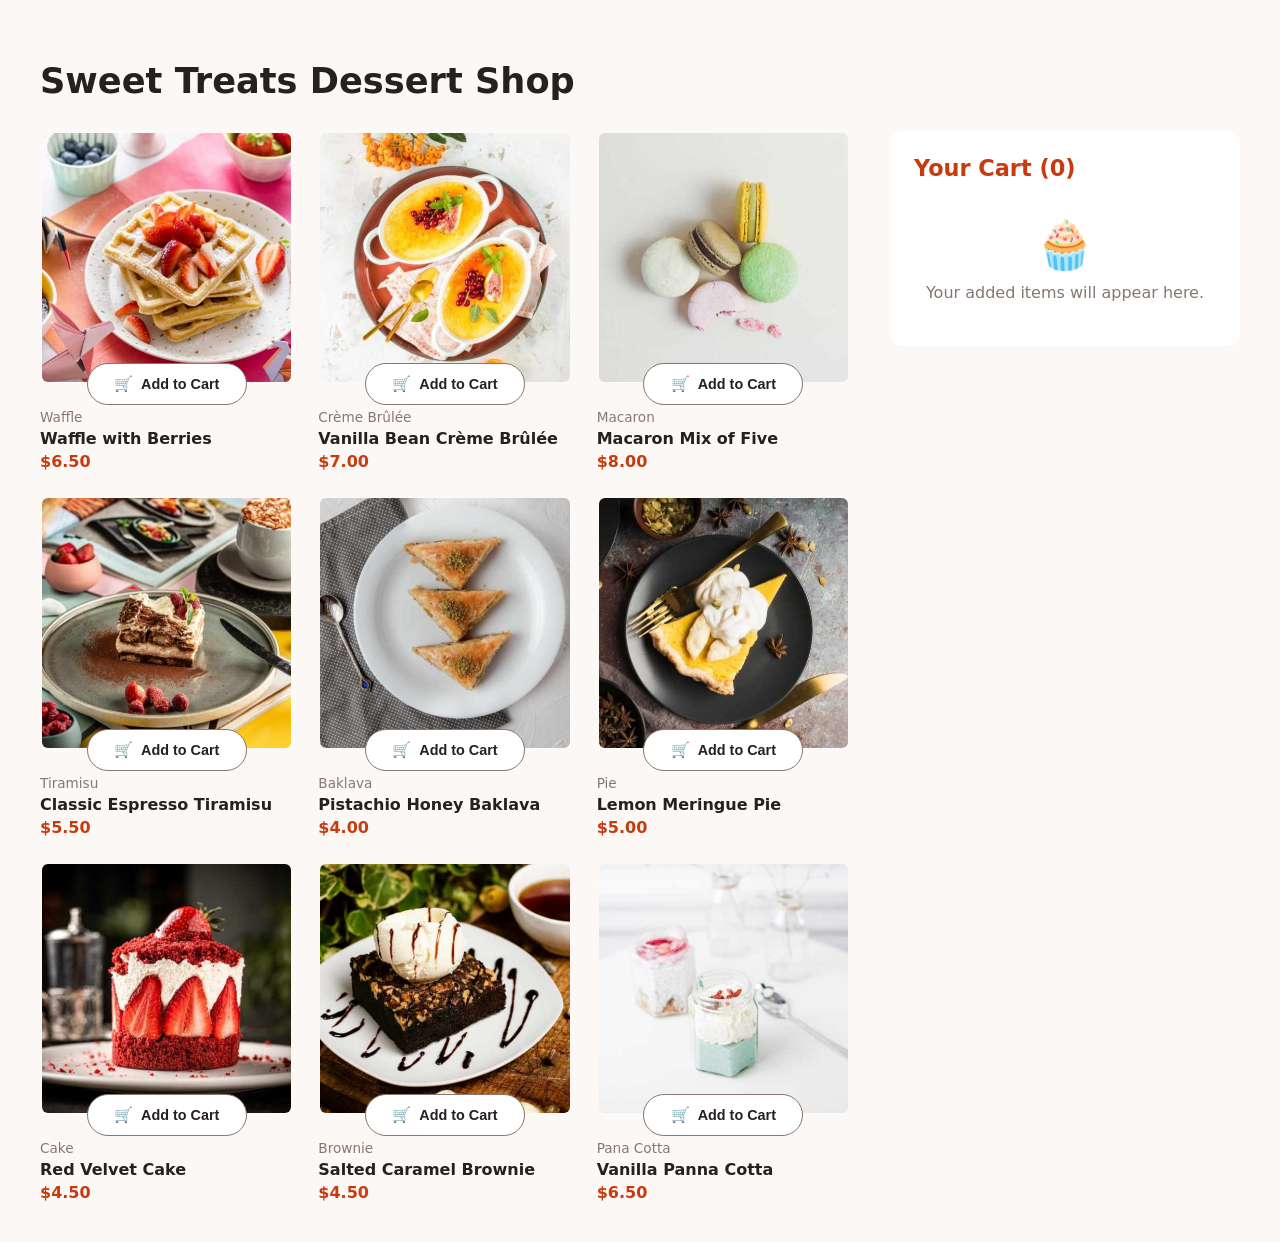
<file: index.html>
<!DOCTYPE html>
<html lang="en">
<head>
  <meta charset="UTF-8">
  <meta name="viewport" content="width=device-width, initial-scale=1.0">
  <title>Sweet Treats Dessert Shop - Our Desserts</title>
  <link rel="stylesheet" href="style.css">
</head>
<body>

  <header class="main-header">
    <h1>Sweet Treats Dessert Shop</h1>
  </header>

  <main class="shop-container">
    <section class="products-section">
      <div id="catalog-grid" class="catalog-grid">
        
        <article class="product-card" data-id="waffle-01" data-name="Waffle with Berries" data-price="6.50">
          <div class="card-image-container">
            <img class="product-img" src="assets/images/waffle.jpeg" alt="Waffle with Berries">
            <div class="action-btn-placeholder">
              </div>
          </div>
          <div class="card-info">
            <span class="info-category">Waffle</span>
            <h4 class="info-name">Waffle with Berries</h4>
            <span class="info-price">$6.50</span>
          </div>
        </article>
        <article class="product-card" data-id="creme-02" data-name="Vanilla Bean Crème Brûlée" data-price="7.00">
          <div class="card-image-container">
            <img class="product-img" src="assets/images/VanillaBean.jpeg" alt="Vanilla Bean Crème Brûlée">
            <div class="action-btn-placeholder"></div>
          </div>
          <div class="card-info">
            <span class="info-category">Crème Brûlée</span>
            <h4 class="info-name">Vanilla Bean Crème Brûlée</h4>
            <span class="info-price">$7.00</span>
          </div>
        </article>

        
        <article class="product-card" data-id="macaron-03" data-name="Macaron Mix of Five" data-price="8.00">
          <div class="card-image-container">
            <img class="product-img" src="assets/images/macaron.jpeg" alt="Macaron Mix of Five">
            <div class="action-btn-placeholder"></div>
          </div>
          <div class="card-info">
            <span class="info-category">Macaron</span>
            <h4 class="info-name">Macaron Mix of Five</h4>
            <span class="info-price">$8.00</span>
          </div>
        </article>

        <article class="product-card" data-id="tiramisu-04" data-name="Classic Espresso Tiramisu" data-price="5.50">
          <div class="card-image-container">
            <img class="product-img" src="assets/images/classicTiramisu.jpeg" alt="Classic Espresso Tiramisu">
            <div class="action-btn-placeholder"></div>
          </div>
          <div class="card-info">
            <span class="info-category">Tiramisu</span>
            <h4 class="info-name">Classic Espresso Tiramisu</h4>
            <span class="info-price">$5.50</span>
          </div>
        </article>

        <article class="product-card" data-id="baklava-05" data-name="Pistachio Honey Baklava" data-price="4.00">
          <div class="card-image-container">
            <img class="product-img" src="assets/images/pistachio.jpeg" alt="Pistachio Honey Baklava">
            <div class="action-btn-placeholder"></div>
          </div>
          <div class="card-info">
            <span class="info-category">Baklava</span>
            <h4 class="info-name">Pistachio Honey Baklava</h4>
            <span class="info-price">$4.00</span>
          </div>
        </article>

        <article class="product-card" data-id="pie-06" data-name="Lemon Meringue Pie" data-price="5.00">
          <div class="card-image-container">
            <img class="product-img" src="assets/images/lemon.jpeg" alt="Lemon Meringue Pie">
            <div class="action-btn-placeholder"></div>
          </div>
          <div class="card-info">
            <span class="info-category">Pie</span>
            <h4 class="info-name">Lemon Meringue Pie</h4>
            <span class="info-price">$5.00</span>
          </div>
        </article>
        <article class="product-card" data-id="creme-02" data-name="Vanilla Bean Crème Brûlée" data-price="7.00">
          <div class="card-image-container">
            <img class="product-img" src="assets/images/RedVelvet.jpeg" alt="Vanilla Bean Crème Brûlée">
            <div class="action-btn-placeholder"></div>
          </div>
          <div class="card-info">
            <span class="info-category">Cake</span>
            <h4 class="info-name">Red Velvet Cake</h4>
            <span class="info-price">$4.50</span>
          </div>
        </article>
        <article class="product-card" data-id="creme-02" data-name="Vanilla Bean Crème Brûlée" data-price="7.00">
          <div class="card-image-container">
            <img class="product-img" src="assets/images/SaltedCaramel.jpeg" alt="Vanilla Bean Crème Brûlée">
            <div class="action-btn-placeholder"></div>
          </div>
          <div class="card-info">
            <span class="info-category">Brownie</span>
            <h4 class="info-name">Salted Caramel Brownie</h4>
            <span class="info-price">$4.50</span>
          </div>
        </article>
        <article class="product-card" data-id="creme-02" data-name="Vanilla Bean Crème Brûlée" data-price="7.00">
          <div class="card-image-container">
            <img class="product-img" src="assets/images/VanillaPana.jpeg" alt="Vanilla Bean Crème Brûlée">
            <div class="action-btn-placeholder"></div>
          </div>
          <div class="card-info">
            <span class="info-category">Pana Cotta</span>
            <h4 class="info-name">Vanilla Panna Cotta</h4>
            <span class="info-price">$6.50</span>
          </div>
        </article>

      </div>
    </section>

    <aside class="basket-section">
      <div class="basket-card">
        <h3>Your Cart (<span id="total-qty-badge" class="badge-neutral">0</span>)</h3>
        
        <div id="empty-basket-view" class="empty-basket-view">
          <div class="empty-icon">🧁</div>
          <p>Your added items will appear here.</p>
        </div>

        <div id="active-basket-view" class="active-basket-view hidden">
          <ul id="basket-items-list">
            </ul>
          
          <div class="basket-summary">
            <span>Order Total:</span>
            <span id="basket-grand-total" class="grand-total-price">$0.00</span>
          </div>

          <button id="checkout-btn" class="primary-btn">Confirm Order</button>
        </div>
      </div>
    </aside>
  </main>

  <div id="toast-alert" class="toast-alert hidden" role="alert">Item added to cart!</div>

  <div id="modal-overlay" class="modal-overlay hidden" aria-hidden="true" role="dialog" aria-labelledby="modal-title">
    <div class="modal-content">
      <div class="success-checkmark">✔️</div>
      <h2 id="modal-title">Order Confirmed!</h2>
      <p class="modal-subtitle">We hope you enjoy your delicious desserts!</p>
      
      <div class="modal-receipt">
        <ul id="receipt-items-list">
          </ul>
        <div class="receipt-total">
          <span>Amount Paid:</span>
          <span id="receipt-grand-total">$0.00</span>
        </div>
      </div>

      <button id="restart-app-btn" class="primary-btn">Start New Order</button>
    </div>
  </div>

  <script src="script.js"></script>
</body>
</html>
</file>
<file: style.css>
/* --- Global Theme Colors & Page Settings --- */
:root {
  --bg-cream: #FCF8F5;
  --card-bg: transparent; /* No background wrapper for the whole card */
  --accent-red: #C73B0F;   /* The red/orange theme from your image */
  --text-dark: #26201E;
  --text-muted: #877771;
  --border-light: #EADBC8;
  --font-stack: system-ui, -apple-system, sans-serif;
}

* {
  box-sizing: border-box;
  margin: 0;
  padding: 0;
}

body {
  font-family: var(--font-stack);
  background-color: var(--bg-cream);
  color: var(--text-dark);
  padding: 20px;
}

.main-header {
  max-width: 1200px;
  margin: 20px auto 30px auto;
}

.main-header h1 {
  font-size: 2.2rem;
  color: var(--text-dark);
}

/* --- Layout Grid --- */
.shop-container {
  max-width: 1200px;
  margin: 0 auto;
  display: grid;
  grid-template-columns: 1fr;
  gap: 30px;
  align-items: start;
}

.catalog-grid {
  display: grid;
  grid-template-columns: repeat(auto-fill, minmax(250px, 1fr));
  gap: 25px;
}

/* --- Product Card & Center Border Image Button Placement --- */
.product-card {
  background-color: var(--card-bg);
  display: flex;
  flex-direction: column;
}

.card-image-container {
  position: relative;
  width: 100%;
  margin-bottom: 25px; /* Creates explicit empty room below image for button layout overflow */
}

.product-img {
  width: 100%;
  height: auto;
  aspect-ratio: 1 / 1;
  object-fit: cover;
  border-radius: 8px;
  display: block;
  border: 2px solid transparent;
  transition: border-color 0.2s ease;
}

/* Active Class matching Image 2 when selected */
.product-img.active-border {
  border-color: var(--accent-red);
}

/* Forces container button to lock horizontally onto center of image baseline boundary */
.action-btn-placeholder {
  position: absolute;
  bottom: 0;
  left: 50%;
  transform: translate(-50%, 50%);
  width: 160px; /* Locked pill dimensions */
  height: 42px;
  z-index: 5;
}

/* --- Image 1 Style: Plain Add To Cart State --- */
.add-to-basket-btn {
  width: 100%;
  height: 100%;
  background-color: #FFFFFF;
  color: var(--text-dark);
  border: 1px solid var(--text-muted);
  border-radius: 25px;
  font-weight: 600;
  font-size: 0.9rem;
  cursor: pointer;
  display: flex;
  align-items: center;
  justify-content: center;
  gap: 8px;
  transition: all 0.2s ease;
}

.add-to-basket-btn:hover {
  border-color: var(--accent-red);
  color: var(--accent-red);
}

/* Simple inline cart svg icon mimicry */
.add-to-basket-btn::before {
  content: "🛒"; 
  font-size: 0.95rem;
}

/* --- Image 2 Style: Active Increment Controller Panels --- */
.quantity-control-panel {
  width: 100%;
  height: 100%;
  background-color: var(--accent-red);
  color: #FFFFFF;
  border: none;
  border-radius: 25px;
  padding: 0 15px;
  display: flex;
  align-items: center;
  justify-content: space-between;
  font-weight: 600;
}

.quantity-control-panel button {
  background: transparent;
  border: 1px solid rgba(255, 255, 255, 0.5);
  color: white;
  width: 20px;
  height: 20px;
  border-radius: 50%;
  font-size: 0.9rem;
  font-weight: bold;
  cursor: pointer;
  display: flex;
  align-items: center;
  justify-content: center;
  transition: background-color 0.2s;
}

.quantity-control-panel button:hover {
  background-color: rgba(255, 255, 255, 0.2);
}

/* --- Typography Info Elements --- */
.card-info {
  display: flex;
  flex-direction: column;
  gap: 4px;
}

.info-category {
  font-size: 0.85rem;
  color: var(--text-muted);
}

.info-name {
  font-size: 1rem;
  font-weight: 600;
  color: var(--text-dark);
}

.info-price {
  font-size: 1rem;
  font-weight: 700;
  color: var(--accent-red);
}

/* --- Sidebar Basket System Card --- */
.basket-card {
  background-color: #FFFFFF;
  border-radius: 12px;
  padding: 24px;
}

.basket-card h3 {
  color: var(--accent-red);
  font-size: 1.4rem;
  margin-bottom: 15px;
}

#total-qty-badge {
  font-weight: bold;
}

.empty-basket-view {
  text-align: center;
  padding: 20px 0;
  color: var(--text-muted);
}

.empty-icon {
  font-size: 3rem;
  margin-bottom: 10px;
}

/* List Formatting */
#basket-items-list {
  list-style: none;
}

.basket-item {
  display: flex;
  justify-content: space-between;
  align-items: center;
  padding: 16px 0;
  border-bottom: 1px solid #F4F1F0;
}

.math-qty {
  color: var(--accent-red);
  font-weight: bold;
  margin-right: 10px;
}

.math-each {
  color: var(--text-muted);
  margin-right: 8px;
}

.remove-item-btn {
  background: transparent;
  border: 1px solid var(--text-muted);
  color: var(--text-muted);
  width: 18px;
  height: 18px;
  border-radius: 50%;
  font-size: 0.75rem;
  cursor: pointer;
  display: flex;
  align-items: center;
  justify-content: center;
}

.remove-item-btn:hover {
  border-color: var(--text-dark);
  color: var(--text-dark);
}

.basket-summary {
  display: flex;
  justify-content: space-between;
  align-items: center;
  padding: 24px 0;
}

.grand-total-price {
  font-size: 1.6rem;
  font-weight: 700;
}

.primary-btn {
  width: 100%;
  background-color: var(--accent-red);
  color: white;
  border: none;
  padding: 15px;
  border-radius: 25px;
  font-weight: bold;
  font-size: 1rem;
  cursor: pointer;
}

/* --- Toast Notification Alert --- */
.toast-alert {
  position: fixed;
  bottom: 20px;
  left: 20px;
  background-color: var(--text-dark);
  color: white;
  padding: 12px 20px;
  border-radius: 6px;
  z-index: 1000;
}

/* --- Checkout Confirmation Modal --- */
.modal-overlay {
  position: fixed;
  top: 0;
  left: 0;
  width: 100%;
  height: 100%;
  background: rgba(0, 0, 0, 0.5);
  backdrop-filter: blur(4px);
  display: flex;
  align-items: center;
  justify-content: center;
  z-index: 2000;
}

.modal-content {
  background: white;
  border-radius: 12px;
  padding: 30px;
  width: 90%;
  max-width: 450px;
}

.modal-receipt {
  background-color: var(--bg-cream);
  padding: 15px;
  border-radius: 8px;
  margin: 20px 0;
}

.receipt-item {
  display: flex;
  justify-content: space-between;
  padding: 10px 0;
  border-bottom: 1px solid #F4F1F0;
}

.receipt-total {
  display: flex;
  justify-content: space-between;
  font-weight: bold;
  padding-top: 15px;
}

/* Hidden Utility State Class */
.hidden {
  display: none !important;
}

/* --- Viewport Media Targets --- */
@media (min-width: 768px) {
  body { padding: 40px; }
  .shop-container {
    grid-template-columns: 1fr 300px;
  }
}

@media (min-width: 1024px) {
  .shop-container {
    grid-template-columns: 1fr 350px;
    gap: 40px;
  }
}
</file>
